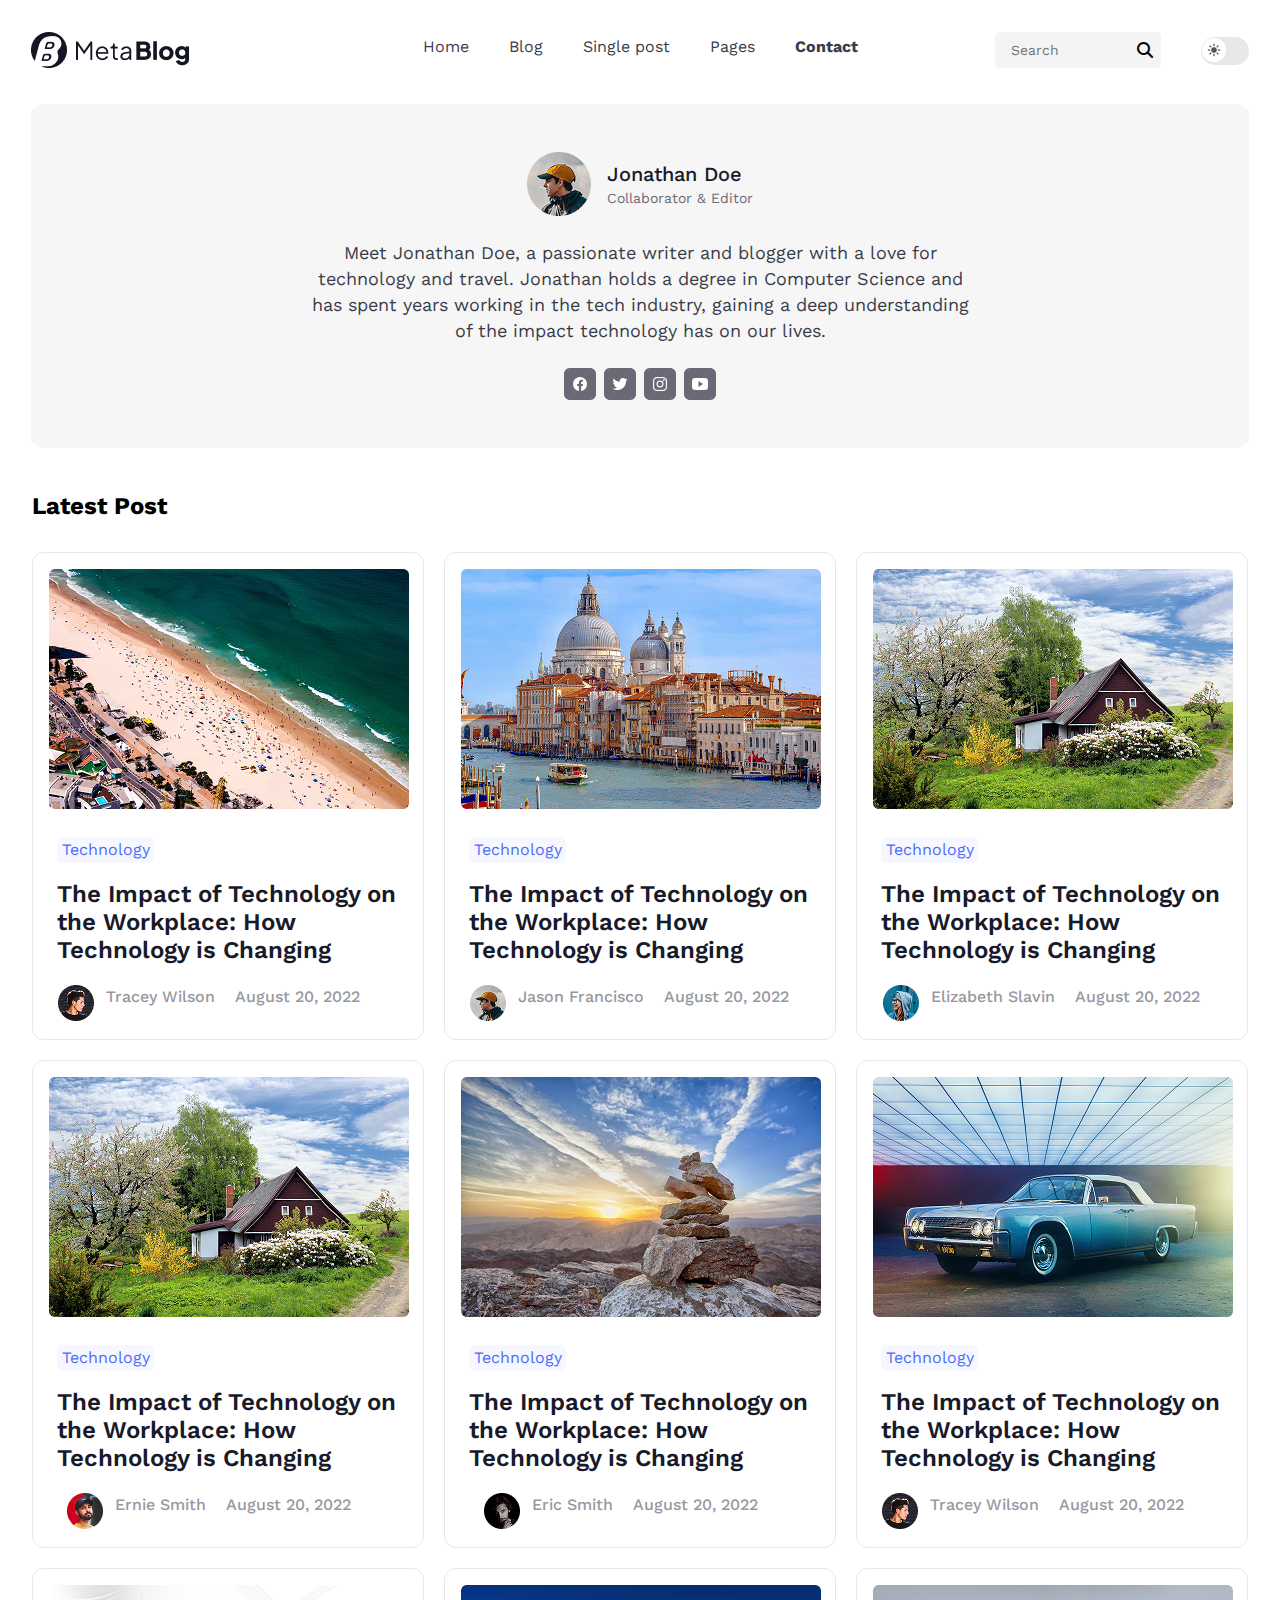
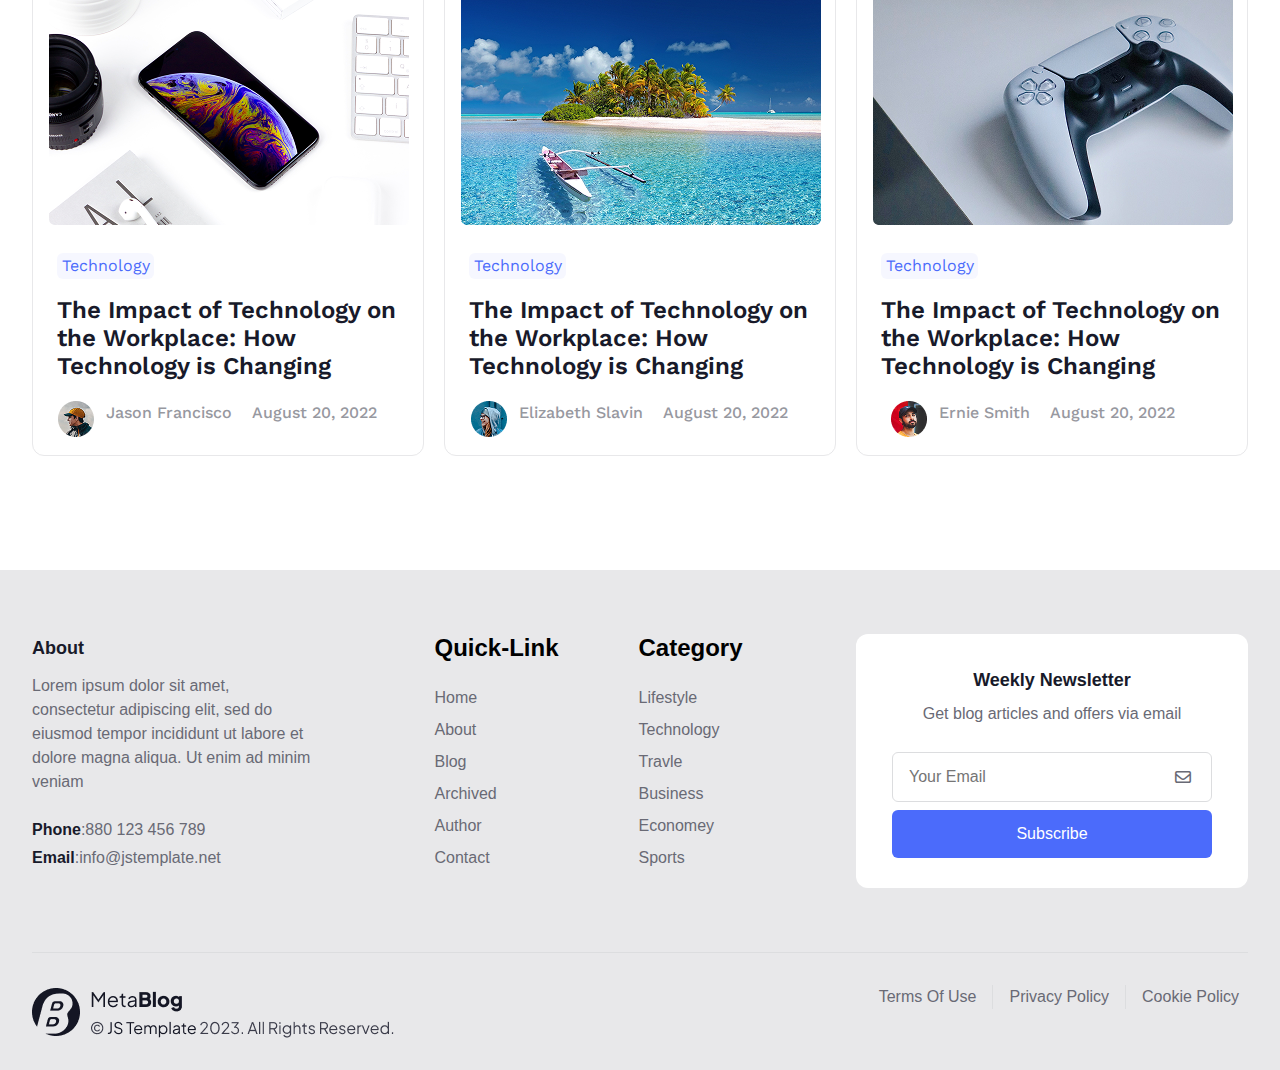
<file: contact.html>
<!DOCTYPE html>
<html lang="en">
  <head>
    <meta charset="UTF-8" />
    <meta name="viewport" content="width=device-width, initial-scale=1.0" />
    <title>Document</title>
    <link rel="stylesheet" href="css/contactt.css" />
    <!-- Render All Elements Normally -->
    <link rel="stylesheet" href="css/normalize.css" />
    <title>firist template</title>
    <!-- font awesome libirary -->
    <link rel="stylesheet" href="css/all.min.css" />
    <!-- google fonts -->
    <link rel="preconnect" href="https://fonts.googleapis.com" />
    <link rel="preconnect" href="https://fonts.gstatic.com" crossorigin />
    <link
      href="https://fonts.googleapis.com/css2?family=Work+Sans:ital,wght@0,100..900;1,100..900&display=swap"
      rel="stylesheet"
    />
  </head>
  <body>
    <!-- start header -->
    <header>
      <div class="container">
        <div class="head">
          <a href=""><img src="imags/Logo.png" alt="" class="logo" /></a>
          <nav>
            <div class="link">
              <ul>
                <li><a href="home.html" target="_blank">Home</a></li>
                <li><a href="#blog" target="_blank">Blog</a></li>
                <li>
                  <a href="singlepost.html" target="_blank">Single post</a>
                </li>
                <li><a href="#pages" target="_blank">Pages</a></li>
                <li><a href="contact.html" target="_blank">Contact</a></li>
              </ul>
            </div>
            <div class="srh">
              <div class="Search">
                <i class="fa-solid fa-magnifying-glass"></i>
                <input type="text" placeholder="Search" />
              </div>
              <div class="btn">
                <!-- <div class="theme-toggle">
      <input type="radio" id="light" name="theme" checked>
      <label for="light" onclick="document.documentElement.setAttribute('data-theme', 'light')">Light</label>
      <input type="radio" id="dark" name="theme">
      <label for="dark" onclick="document.documentElement.setAttribute('data-theme', 'dark')">Dark</label>
  </div> -->
                <div class="circl"><img src="imags/Vector.png" alt="" /></div>
              </div>
            </div>
          </nav>
        </div>
        <div class="contact">
          <div class="contant">
            <div class="acc">
              <img src="image3/Image.png" alt="" />
              <div class="txt">
                <h6>Jonathan Doe</h6>
                <p>Collaborator & Editor</p>
              </div>
            </div>
            <div class="text">
              Meet Jonathan Doe, a passionate writer and blogger with a love for
              technology and travel. Jonathan holds a degree in Computer Science
              and has spent years working in the tech industry, gaining a deep
              understanding of the impact technology has on our lives.
            </div>
            <div class="media">
              <ul>
                <li>
                  <a href="#facebook"
                    ><img src="image3/a-button.png" alt=""
                  /></a>
                </li>
                <li>
                  <a href="#twitre"
                    ><img src="image3/a-button (1).png" alt=""
                  /></a>
                </li>
                <li>
                  <a href="#instigram"
                    ><img src="image3/a-button (2).png" alt=""
                  /></a>
                </li>
                <li>
                  <a href="#youtube"
                    ><img src="image3/a-button (3).png" alt=""
                  /></a>
                </li>
              </ul>
            </div>
          </div>
        </div>
      </div>
    </header>
    <!-- end header -->
    <!-- start section -->
    <section>
      <div class="container">
        <!-- start latest post -->
        <div class="latest-post">
          <div class="title"><p>Latest Post</p></div>
          <div class="items">
            <div class="item">
              <div class="image">
                <img src="imags/Rectangle 38.png" alt="" />
              </div>
              <div class="cont">
                <div class="text">
                  <div class="type">Technology</div>
                  <h3>
                    The Impact of Technology on the Workplace: How Technology is
                    Changing
                  </h3>
                </div>
                <div class="acc">
                  <div class="name">
                    <img src="imags/acc1.png" alt="" />
                    <p>Tracey Wilson</p>
                  </div>
                  <div class="date">August 20, 2022</div>
                </div>
              </div>
            </div>
            <div class="item">
              <div class="image">
                <img src="imags/Rectangle 39.png" alt="" />
              </div>
              <div class="cont">
                <div class="text">
                  <div class="type">Technology</div>
                  <h3>
                    The Impact of Technology on the Workplace: How Technology is
                    Changing
                  </h3>
                </div>
                <div class="acc">
                  <div class="name">
                    <img src="imags/acc2.png" alt="" />
                    <p>Jason Francisco</p>
                  </div>
                  <div class="date">August 20, 2022</div>
                </div>
              </div>
            </div>
            <div class="item">
              <div class="image">
                <img src="imags/Rectangle 40.png" alt="" />
              </div>
              <div class="cont">
                <div class="text">
                  <div class="type">Technology</div>
                  <h3>
                    The Impact of Technology on the Workplace: How Technology is
                    Changing
                  </h3>
                </div>
                <div class="acc">
                  <div class="name">
                    <img src="imags/acc3.png" alt="" />
                    <p>Elizabeth Slavin</p>
                  </div>
                  <div class="date">August 20, 2022</div>
                </div>
              </div>
            </div>
            <div class="item">
              <div class="image"><img src="imags/Rectangle 41.png " /></div>
              <div class="cont">
                <div class="text">
                  <div class="type">Technology</div>
                  <h3>
                    The Impact of Technology on the Workplace: How Technology is
                    Changing
                  </h3>
                </div>
                <div class="acc">
                  <div class="name">
                    <img src="imags/acc4.png" alt="" />
                    <p>Ernie Smith</p>
                  </div>
                  <div class="date">August 20, 2022</div>
                </div>
              </div>
            </div>
            <div class="item">
              <div class="image">
                <img src="imags/Rectangle 42.png" alt="" />
              </div>
              <div class="cont">
                <div class="text">
                  <div class="type">Technology</div>
                  <h3>
                    The Impact of Technology on the Workplace: How Technology is
                    Changing
                  </h3>
                </div>
                <div class="acc">
                  <div class="name">
                    <img src="imags/acc5.png" alt="" />
                    <p>Eric Smith</p>
                  </div>
                  <div class="date">August 20, 2022</div>
                </div>
              </div>
            </div>
            <div class="item">
              <div class="image">
                <img src="imags/Rectangle 43.png" alt="" />
              </div>
              <div class="cont">
                <div class="text">
                  <div class="type">Technology</div>
                  <h3>
                    The Impact of Technology on the Workplace: How Technology is
                    Changing
                  </h3>
                </div>
                <div class="acc">
                  <div class="name">
                    <img src="imags/acc1.png" alt="" />
                    <p>Tracey Wilson</p>
                  </div>
                  <div class="date">August 20, 2022</div>
                </div>
              </div>
            </div>
            <div class="item">
              <div class="image">
                <img src="imags/Rectangle 44.png" alt="" />
              </div>
              <div class="cont">
                <div class="text">
                  <div class="type">Technology</div>
                  <h3>
                    The Impact of Technology on the Workplace: How Technology is
                    Changing
                  </h3>
                </div>
                <div class="acc">
                  <div class="name">
                    <img src="imags/acc2.png" alt="" />
                    <p>Jason Francisco</p>
                  </div>
                  <div class="date">August 20, 2022</div>
                </div>
              </div>
            </div>
            <div class="item">
              <div class="image">
                <img src="imags/Rectangle 45.png" alt="" />
              </div>
              <div class="cont">
                <div class="text">
                  <div class="type">Technology</div>
                  <h3>
                    The Impact of Technology on the Workplace: How Technology is
                    Changing
                  </h3>
                </div>
                <div class="acc">
                  <div class="name">
                    <img src="imags/acc3.png" alt="" />
                    <p>Elizabeth Slavin</p>
                  </div>
                  <div class="date">August 20, 2022</div>
                </div>
              </div>
            </div>
            <div class="item">
              <div class="image">
                <img src="imags/Rectangle 46.png" alt="" />
              </div>
              <div class="cont">
                <div class="text">
                  <div class="type">Technology</div>
                  <h3>
                    The Impact of Technology on the Workplace: How Technology is
                    Changing
                  </h3>
                </div>
                <div class="acc">
                  <div class="name">
                    <img src="imags/acc4.png" alt="" />
                    <p>Ernie Smith</p>
                  </div>
                  <div class="date">August 20, 2022</div>
                </div>
              </div>
            </div>
          </div>
        </div>
        <!-- end latest post -->
      </div>
    </section>
    <!-- end section -->

    <!-- start footer -->
    <footer>
      <div class="container">
        <div class="elments">
          <div class="about">
            <div class="head">
              <h3>About</h3>
              <p>
                Lorem ipsum dolor sit amet, consectetur adipiscing elit, sed do
                eiusmod tempor incididunt ut labore et dolore magna aliqua. Ut
                enim ad minim veniam
              </p>
            </div>
            <div class="num">
              <p><span class="contact">Phone</span>:880 123 456 789</p>

              <p><span class="contact">Email</span>:info@jstemplate.net</p>
            </div>
          </div>
          <div class="category">
            <div class="list">
              <h2>Quick-Link</h2>
              <ul>
                <li><a href="#">Home</a></li>
                <li><a href="#">About</a></li>
                <li><a href="#">Blog</a></li>
                <li><a href="#">Archived</a></li>
                <li><a href="#">Author</a></li>
                <li><a href="#">Contact</a></li>
              </ul>
            </div>
            <div class="list">
              <h2>Category</h2>
              <ul>
                <li><a href="#" target="_blank">Lifestyle</a></li>
                <li><a href="#" target="_blank">Technology</a></li>
                <li><a href="#" target="_blank">Travle</a></li>
                <li><a href="#" target="_blank">Business</a></li>
                <li><a href="#" target="_blank">Economey</a></li>
                <li><a href="#" target="_blank">Sports</a></li>
              </ul>
            </div>
          </div>
          <div class="email">
            <div class="text">
              <h3>Weekly Newsletter</h3>
              <p>Get blog articles and offers via email</p>
            </div>
            <div class="email-inp">
              <div class="input">
                <input type="email" placeholder="Your Email" />
                <i class="fa-regular fa-envelope"></i>
              </div>

              <div class="btn">
                <button type="submit">Subscribe</button>
              </div>
            </div>
          </div>
        </div>
        <div class="foot">
          <div class="logo"><img src="imags/Copyright Info.png" /></div>
          <div class="policy">
            <ul>
              <li><a href="#" target="_blank">Terms Of Use</a></li>
              <li><a href="#" target="_blank">Privacy Policy</a></li>
              <li><a href="#" target="_blank">Cookie Policy</a></li>
            </ul>
          </div>
        </div>
      </div>
    </footer>
    <!-- end footer -->
  </body>
</html>
</file>
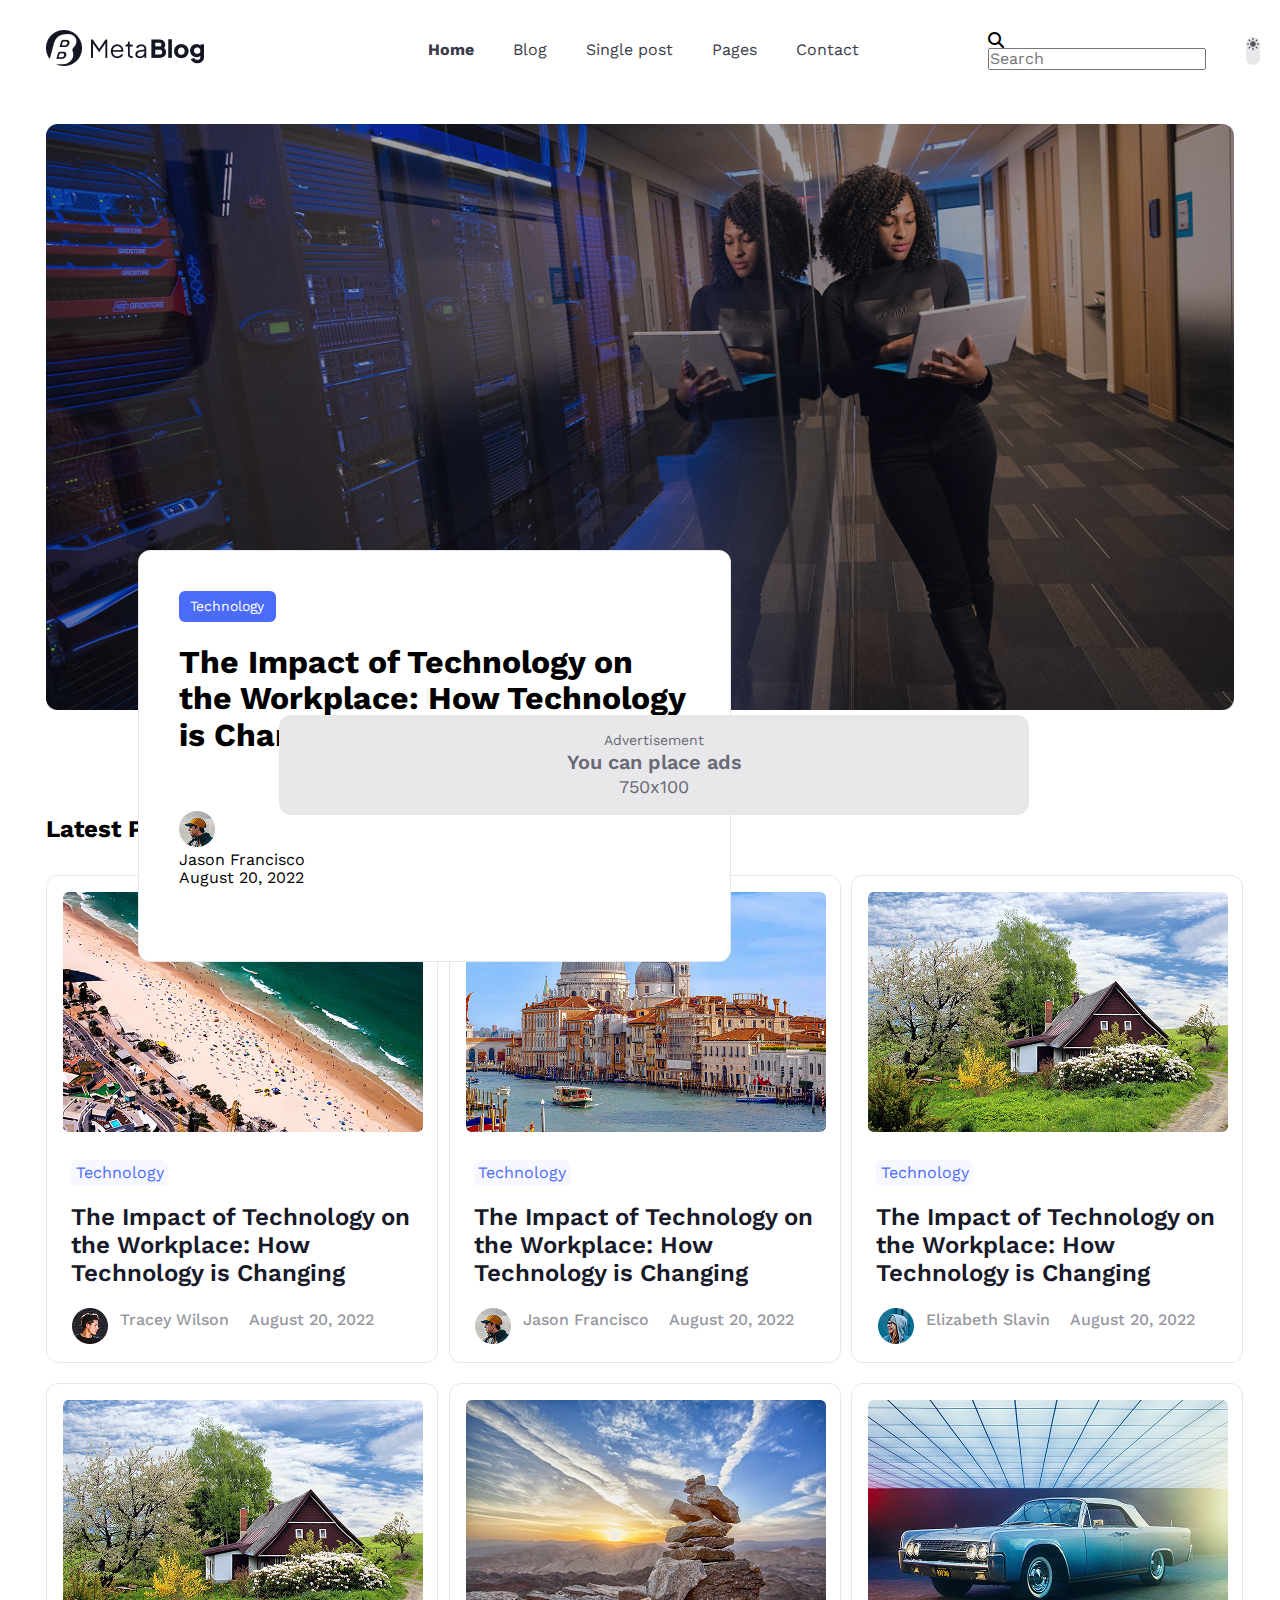
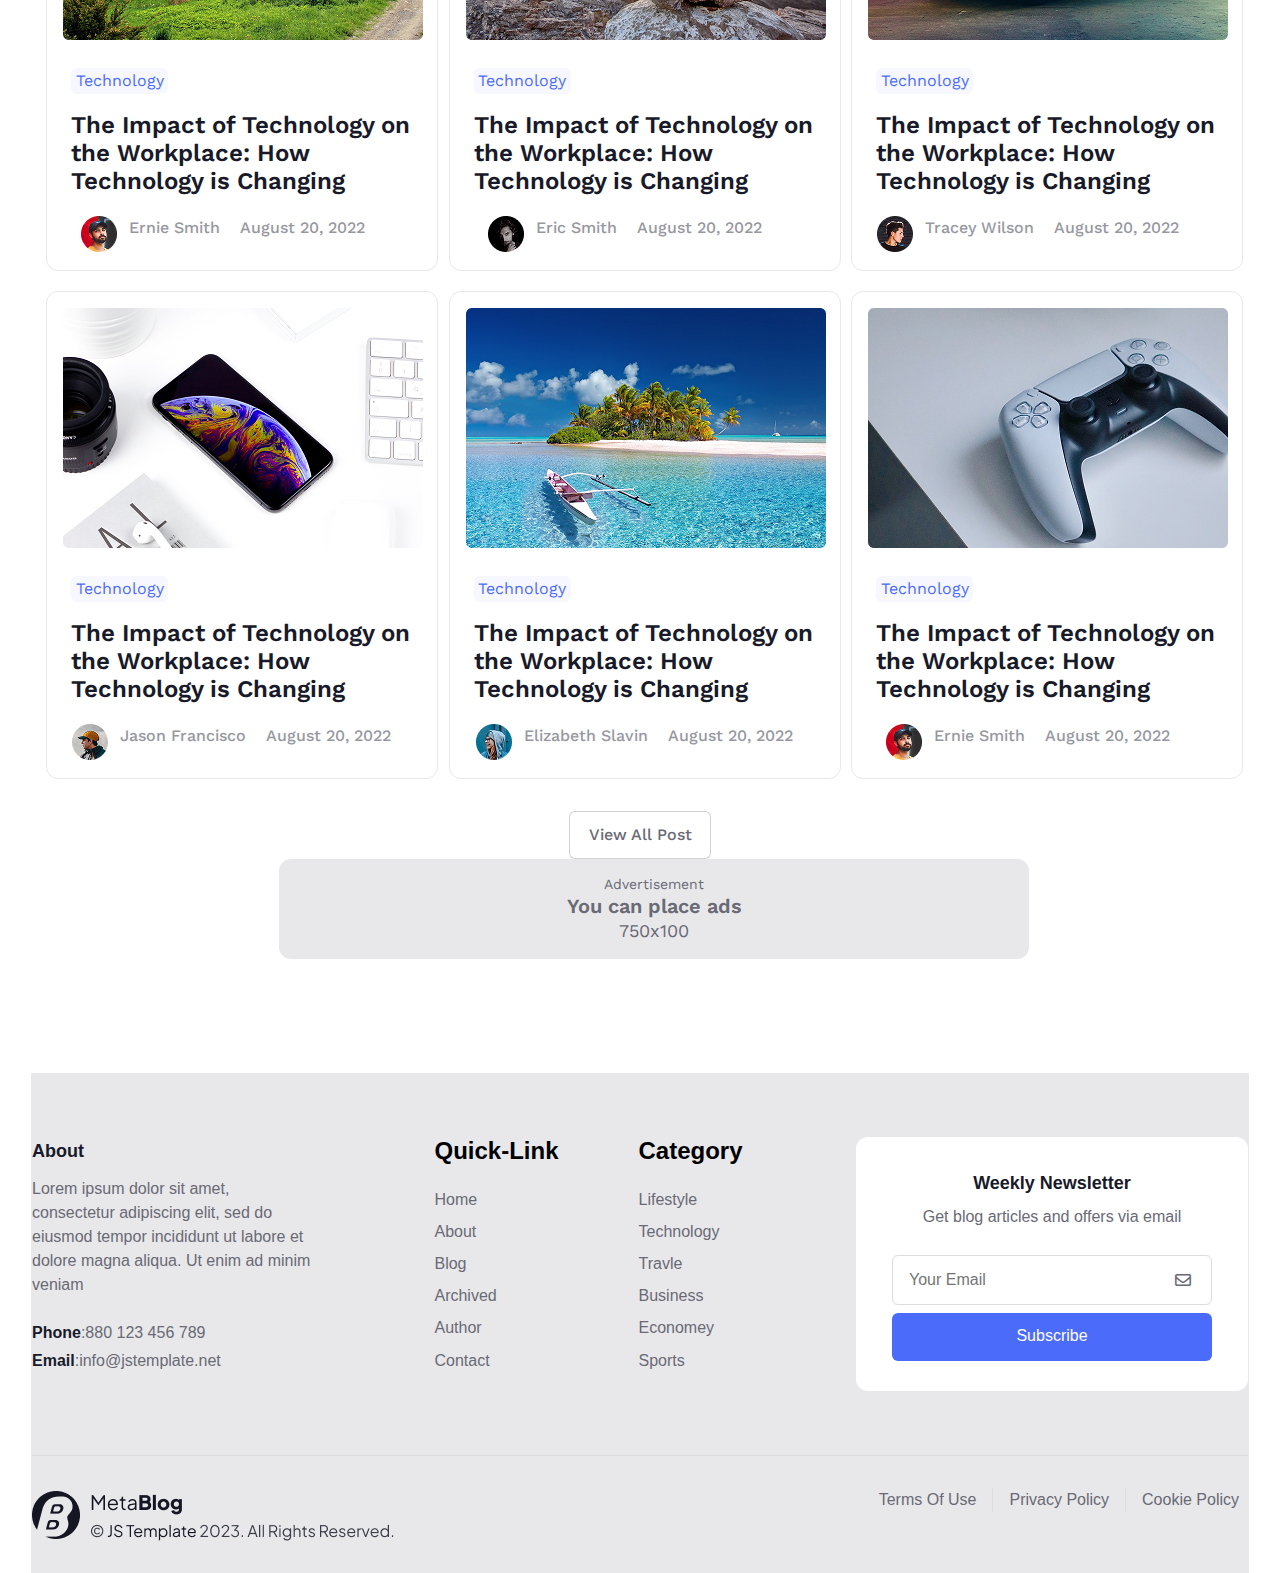
<file: home.html>
<!DOCTYPE html>
<html lang="en">
  <head>
    <meta charset="UTF-8" />
    <meta name="viewport" content="width=device-width, initial-scale=1.0" />
    <title>Home</title>
    <link rel="stylesheet" href="css/home.css" />
    <!-- Render All Elements Normally -->
    <link rel="stylesheet" href="css/normalize.css" />
    <title>firist template</title>
    <!-- font awesome libirary -->
    <link rel="stylesheet" href="css/all.min.css" />
    <!-- google fonts -->
    <link rel="preconnect" href="https://fonts.googleapis.com" />
    <link rel="preconnect" href="https://fonts.gstatic.com" crossorigin />
    <link
      href="https://fonts.googleapis.com/css2?family=Work+Sans:ital,wght@0,100..900;1,100..900&display=swap"
      rel="stylesheet"
    />
  </head>
  <body class="darkmood">
    <!-- start header -->
    <header>
      <div class="container">
        <a href=""><img src="imags/Logo.png" alt="" class="logo" /></a>
        <nav>
          <div class="link">
            <ul>
              <li><a href="home.html" target="_blank">Home</a></li>
              <li><a href="#blog" target="_blank">Blog</a></li>
              <li><a href="singlepost.html" target="_blank">Single post</a></li>
              <li><a href="#pages" target="_blank">Pages</a></li>
              <li><a href="contact.html" target="_blank">Contact</a></li>
            </ul>
          </div>
          <div class="srh">
            <div class="Search">
              <i class="fa-solid fa-magnifying-glass"></i>
              <input type="text" placeholder="Search" />
            </div>
            <div class="btn">
              <div class="circl"><img src="imags/Vector.png" alt="" /></div>
            </div>
          </div>
        </nav>
      </div>
    </header>
    <!-- end header -->
    <!-- start section -->

    <section>
      <div class="container">
        <!-- start head  -->
        <div class="head">
          <div class="image"><img src="imags/Image.png" alt="" /></div>
          <div class="card">
            <div class="text">
              <div class="type">Technology</div>
              <h1>
                The Impact of Technology on the Workplace: How Technology is
                Changing
              </h1>
            </div>
            <div class="acc">
              <div class="name">
                <img src="imags/acc2.png" alt="" />
                <p>Jason Francisco</p>
              </div>
              <div class="date"><p>August 20, 2022</p></div>
            </div>
          </div>
        </div>
        <!-- end head -->
        <!-- start ads -->
        <div class="ads">
          <div class="contant">
            <p>Advertisement</p>
            <h4>You can place ads</h4>
            <h6>750x100</h6>
          </div>
        </div>
        <!-- end ads -->
        <!-- start latest post -->
        <div class="latest-post">
          <div class="title"><p>Latest Post</p></div>
          <div class="items">
            <div class="item">
              <div class="image">
                <img src="imags/Rectangle 38.png" alt="" />
              </div>
              <div class="cont">
                <div class="text">
                  <div class="type">Technology</div>
                  <h3>
                    The Impact of Technology on the Workplace: How Technology is
                    Changing
                  </h3>
                </div>
                <div class="acc">
                  <div class="name">
                    <img src="imags/acc1.png" alt="" />
                    <p>Tracey Wilson</p>
                  </div>
                  <div class="date">August 20, 2022</div>
                </div>
              </div>
            </div>
            <div class="item">
              <div class="image">
                <img src="imags/Rectangle 39.png" alt="" />
              </div>
              <div class="cont">
                <div class="text">
                  <div class="type">Technology</div>
                  <h3>
                    The Impact of Technology on the Workplace: How Technology is
                    Changing
                  </h3>
                </div>
                <div class="acc">
                  <div class="name">
                    <img src="imags/acc2.png" alt="" />
                    <p>Jason Francisco</p>
                  </div>
                  <div class="date">August 20, 2022</div>
                </div>
              </div>
            </div>
            <div class="item">
              <div class="image">
                <img src="imags/Rectangle 40.png" alt="" />
              </div>
              <div class="cont">
                <div class="text">
                  <div class="type">Technology</div>
                  <h3>
                    The Impact of Technology on the Workplace: How Technology is
                    Changing
                  </h3>
                </div>
                <div class="acc">
                  <div class="name">
                    <img src="imags/acc3.png" alt="" />
                    <p>Elizabeth Slavin</p>
                  </div>
                  <div class="date">August 20, 2022</div>
                </div>
              </div>
            </div>
            <div class="item">
              <div class="image"><img src="imags/Rectangle 41.png " /></div>
              <div class="cont">
                <div class="text">
                  <div class="type">Technology</div>
                  <h3>
                    The Impact of Technology on the Workplace: How Technology is
                    Changing
                  </h3>
                </div>
                <div class="acc">
                  <div class="name">
                    <img src="imags/acc4.png" alt="" />
                    <p>Ernie Smith</p>
                  </div>
                  <div class="date">August 20, 2022</div>
                </div>
              </div>
            </div>
            <div class="item">
              <div class="image">
                <img src="imags/Rectangle 42.png" alt="" />
              </div>
              <div class="cont">
                <div class="text">
                  <div class="type">Technology</div>
                  <h3>
                    The Impact of Technology on the Workplace: How Technology is
                    Changing
                  </h3>
                </div>
                <div class="acc">
                  <div class="name">
                    <img src="imags/acc5.png" alt="" />
                    <p>Eric Smith</p>
                  </div>
                  <div class="date">August 20, 2022</div>
                </div>
              </div>
            </div>
            <div class="item">
              <div class="image">
                <img src="imags/Rectangle 43.png" alt="" />
              </div>
              <div class="cont">
                <div class="text">
                  <div class="type">Technology</div>
                  <h3>
                    The Impact of Technology on the Workplace: How Technology is
                    Changing
                  </h3>
                </div>
                <div class="acc">
                  <div class="name">
                    <img src="imags/acc1.png" alt="" />
                    <p>Tracey Wilson</p>
                  </div>
                  <div class="date">August 20, 2022</div>
                </div>
              </div>
            </div>
            <div class="item">
              <div class="image">
                <img src="imags/Rectangle 44.png" alt="" />
              </div>
              <div class="cont">
                <div class="text">
                  <div class="type">Technology</div>
                  <h3>
                    The Impact of Technology on the Workplace: How Technology is
                    Changing
                  </h3>
                </div>
                <div class="acc">
                  <div class="name">
                    <img src="imags/acc2.png" alt="" />
                    <p>Jason Francisco</p>
                  </div>
                  <div class="date">August 20, 2022</div>
                </div>
              </div>
            </div>
            <div class="item">
              <div class="image">
                <img src="imags/Rectangle 45.png" alt="" />
              </div>
              <div class="cont">
                <div class="text">
                  <div class="type">Technology</div>
                  <h3>
                    The Impact of Technology on the Workplace: How Technology is
                    Changing
                  </h3>
                </div>
                <div class="acc">
                  <div class="name">
                    <img src="imags/acc3.png" alt="" />
                    <p>Elizabeth Slavin</p>
                  </div>
                  <div class="date">August 20, 2022</div>
                </div>
              </div>
            </div>
            <div class="item">
              <div class="image">
                <img src="imags/Rectangle 46.png" alt="" />
              </div>
              <div class="cont">
                <div class="text">
                  <div class="type">Technology</div>
                  <h3>
                    The Impact of Technology on the Workplace: How Technology is
                    Changing
                  </h3>
                </div>
                <div class="acc">
                  <div class="name">
                    <img src="imags/acc4.png" alt="" />
                    <p>Ernie Smith</p>
                  </div>
                  <div class="date">August 20, 2022</div>
                </div>
              </div>
            </div>
          </div>
          <div class="view">
            <button>View All Post</button>
          </div>
        </div>
        <!-- end latest post -->
        <!-- start ads -->
        <div class="ads">
          <div class="contant">
            <p>Advertisement</p>
            <h4>You can place ads</h4>
            <h6>750x100</h6>
          </div>
        </div>
      </div>
    </section>
    <!-- end ads -->
    <!-- end section -->
    <!-- start footer -->
    <footer>
      <div class="container">
        <div class="elments">
          <div class="about">
            <div class="head">
              <h3>About</h3>
              <p>
                Lorem ipsum dolor sit amet, consectetur adipiscing elit, sed do
                eiusmod tempor incididunt ut labore et dolore magna aliqua. Ut
                enim ad minim veniam
              </p>
            </div>
            <div class="num">
              <div class="cont">
                <span class="contact">Phone</span>
                <p>:880 123 456 789</p>
              </div>
              <div class="cont">
                <span class="contact">Email</span>
                <p>:info@jstemplate.net</p>
              </div>
            </div>
          </div>
          <div class="category">
            <div class="list">
              <h2>Quick-Link</h2>
              <ul>
                <li><a href="#">Home</a></li>
                <li><a href="#">About</a></li>
                <li><a href="#">Blog</a></li>
                <li><a href="#">Archived</a></li>
                <li><a href="#">Author</a></li>
                <li><a href="#">Contact</a></li>
              </ul>
            </div>
            <div class="list">
              <h2>Category</h2>
              <ul>
                <li><a href="#" target="_blank">Lifestyle</a></li>
                <li><a href="#" target="_blank">Technology</a></li>
                <li><a href="#" target="_blank">Travle</a></li>
                <li><a href="#" target="_blank">Business</a></li>
                <li><a href="#" target="_blank">Economey</a></li>
                <li><a href="#" target="_blank">Sports</a></li>
              </ul>
            </div>
          </div>
          <div class="email">
            <div class="text">
              <h3>Weekly Newsletter</h3>
              <p>Get blog articles and offers via email</p>
            </div>
            <div class="email-inp">
              <div class="input">
                <input type="email" placeholder="Your Email" />
                <i class="fa-regular fa-envelope"></i>
              </div>

              <div class="btn">
                <button type="submit">Subscribe</button>
              </div>
            </div>
          </div>
        </div>
        <div class="foot">
          <div class="logo"><img src="imags/Copyright Info.png" /></div>
          <div class="policy">
            <ul>
              <li><a href="#" target="_blank">Terms Of Use</a></li>
              <li><a href="#" target="_blank">Privacy Policy</a></li>
              <li><a href="#" target="_blank">Cookie Policy</a></li>
            </ul>
          </div>
        </div>
      </div>
    </footer>
    <!-- end footer -->
  </body>
</html>
</file>
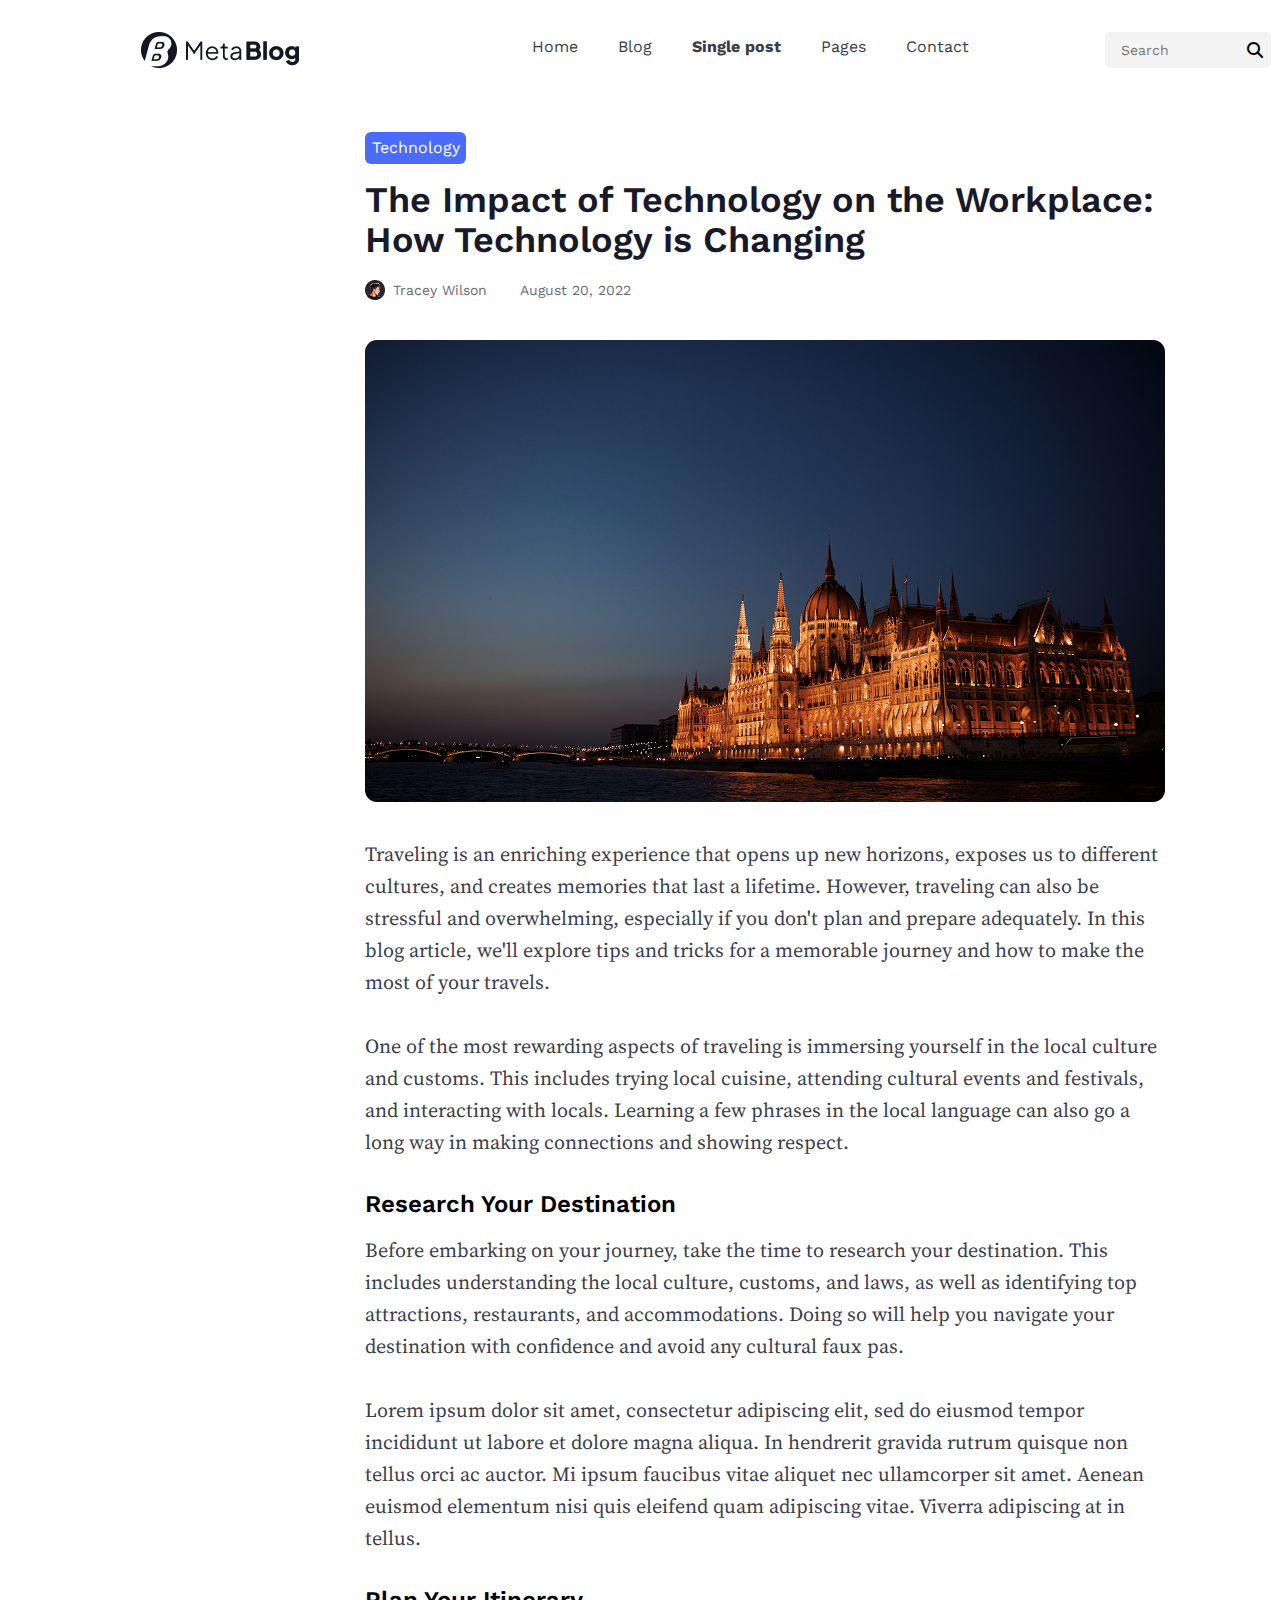
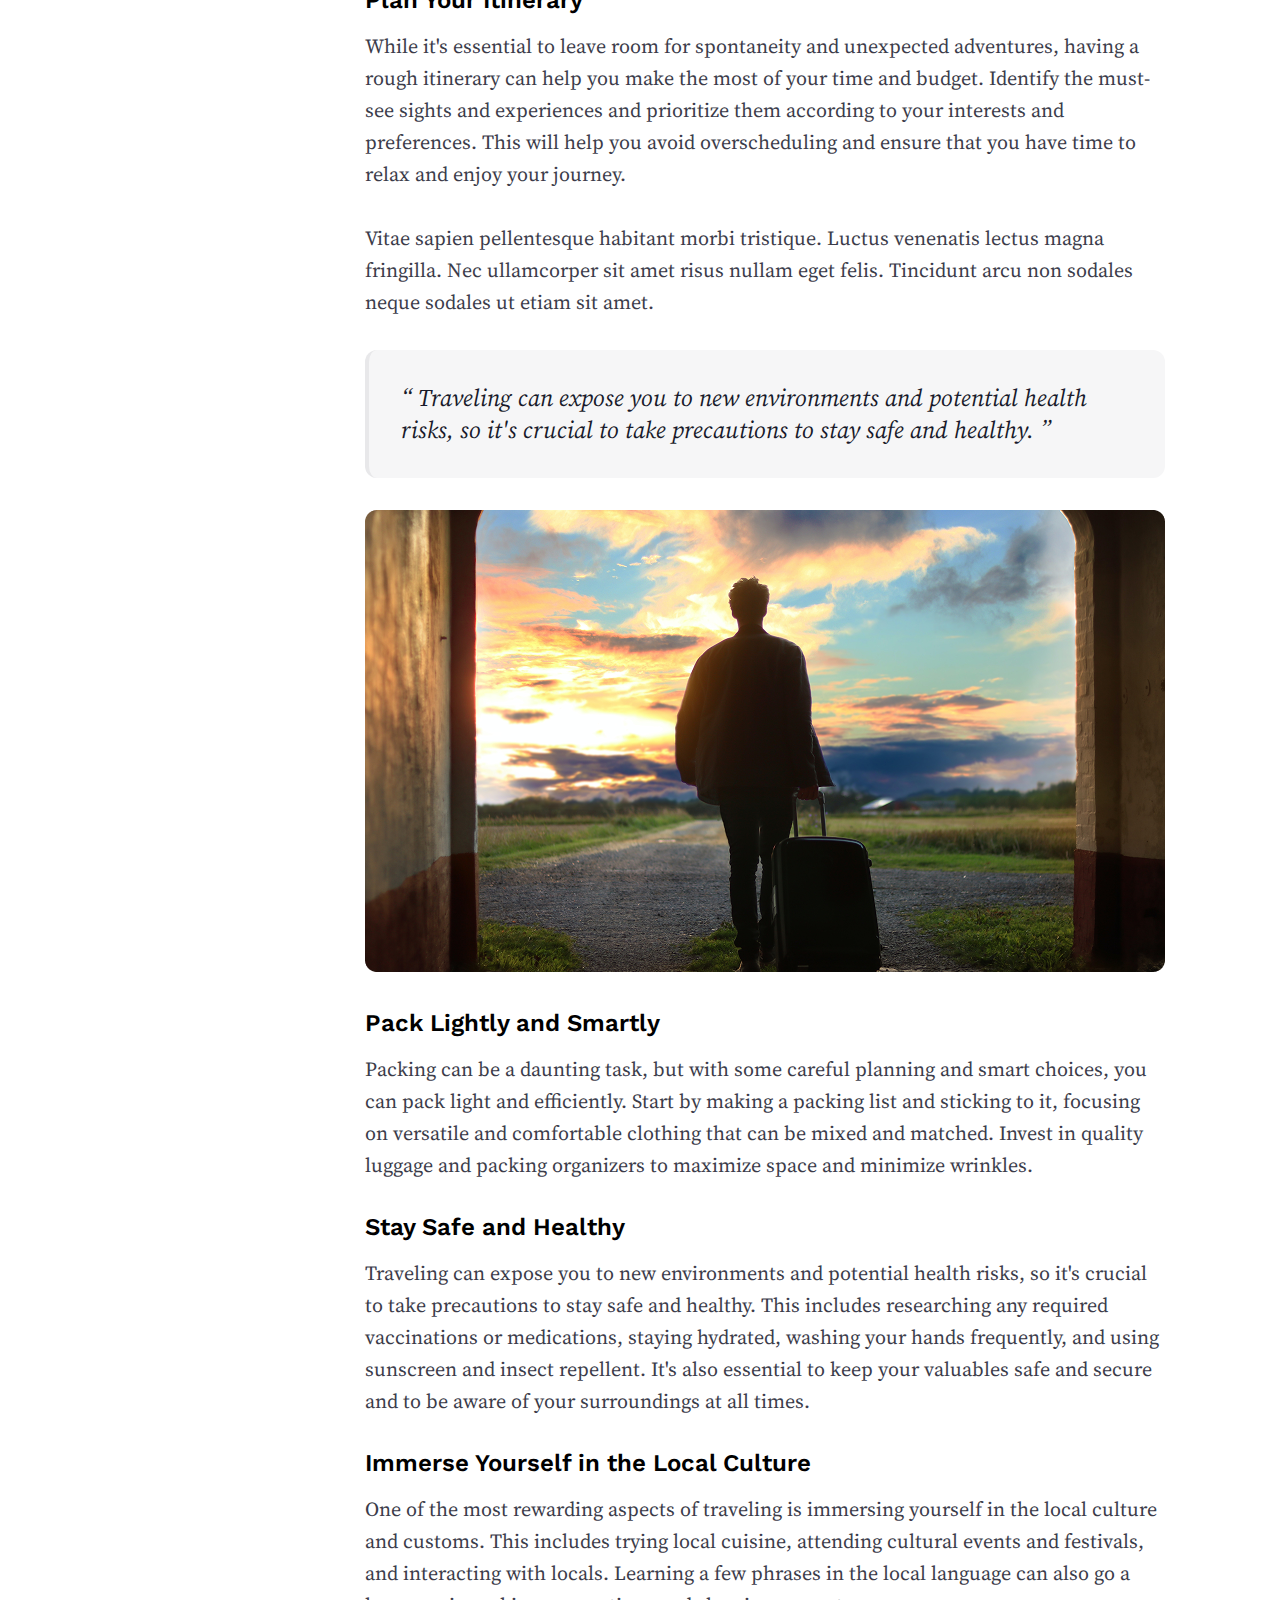
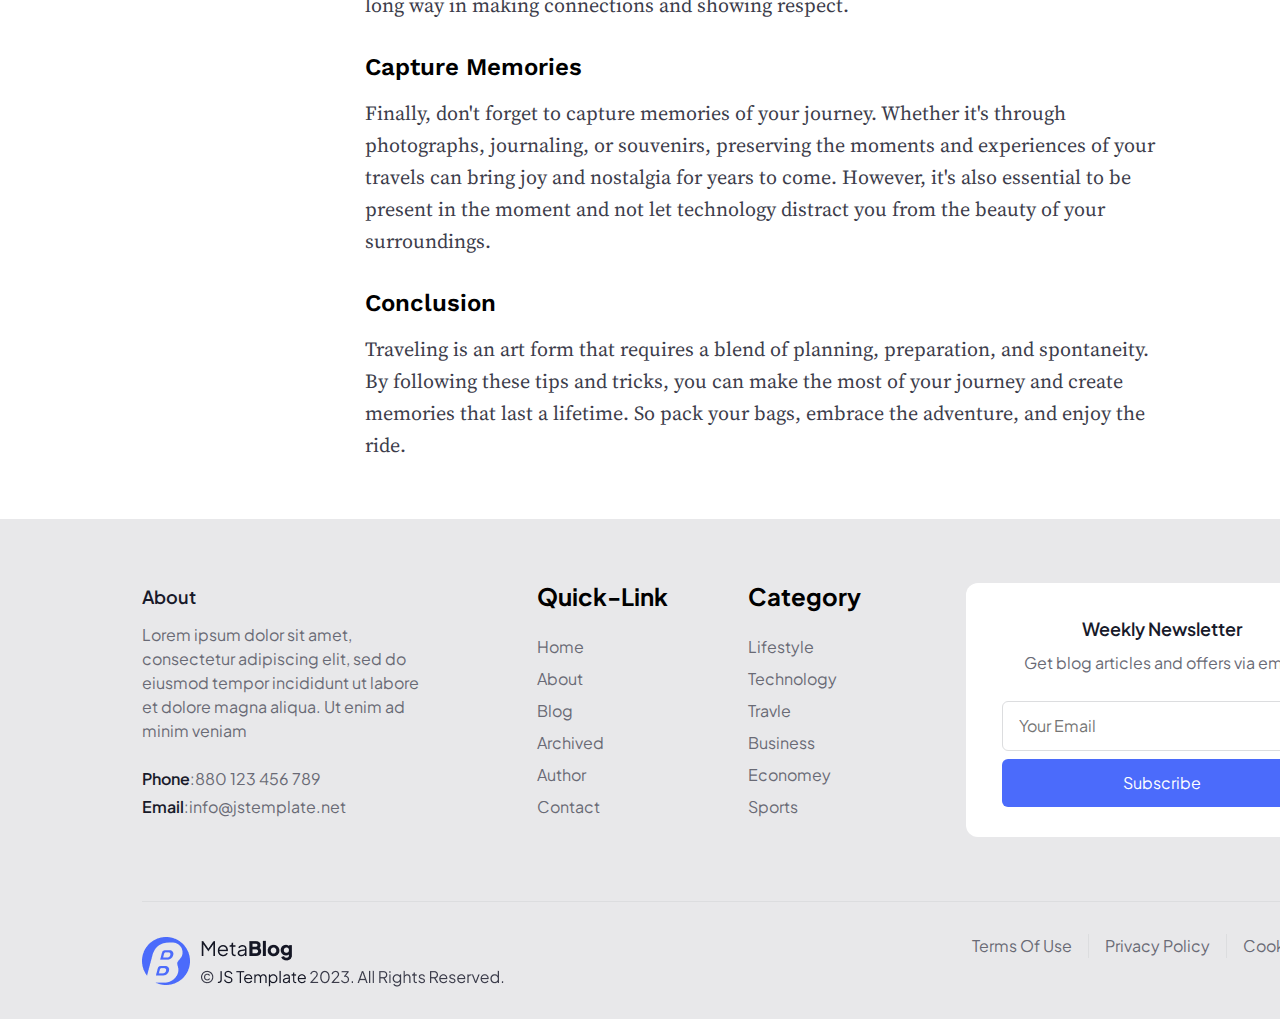
<file: singlepost.html>
<!DOCTYPE html>
<html lang="en">
  <head>
    <meta charset="UTF-8" />
    <meta name="viewport" content="width=device-width, initial-scale=1.0" />
    <title>Single Post</title>
    <link rel="stylesheet" href="css/single post.css" />
    <!-- Render All Elements Normally -->
    <link rel="stylesheet" href="css/normalize.css" />
    <title>firist template</title>
    <!-- font awesome libirary -->
    <link rel="stylesheet" href="css/all.min.css" />
    <!-- google fonts -->
    <link rel="preconnect" href="https://fonts.googleapis.com" />
    <link rel="preconnect" href="https://fonts.gstatic.com" crossorigin />
    <link
      href="https://fonts.googleapis.com/css2?family=Work+Sans:ital,wght@0,100..900;1,100..900&display=swap"
      rel="stylesheet"
    />
    <link rel="preconnect" href="https://fonts.googleapis.com" />
    <link rel="preconnect" href="https://fonts.gstatic.com" crossorigin />
    <link
      href="https://fonts.googleapis.com/css2?family=Open+Sans:ital,wght@0,300..800;1,300..800&family=Plus+Jakarta+Sans:ital,wght@0,200..800;1,200..800&family=Source+Serif+4:ital,opsz,wght@0,8..60,200..900;1,8..60,200..900&family=Work+Sans:ital,wght@0,100..900;1,100..900&display=swap"
      rel="stylesheet"
    />
  </head>
  <body>
    <!-- start header -->
    <header>
      <div class="container">
        <a href=""><img src="imags/Logo.png" alt="" class="logo" /></a>
        <nav>
          <div class="link">
            <ul>
              <li><a href="home.html" target="_blank">Home</a></li>
              <li><a href="#blog" target="_blank">Blog</a></li>
              <li><a href="singlepost.html" target="_blank">Single post</a></li>
              <li><a href="#pages" target="_blank">Pages</a></li>
              <li><a href="contact.html" target="_blank">Contact</a></li>
            </ul>
          </div>
          <div class="srh">
            <div class="Search">
              <i class="fa-solid fa-magnifying-glass"></i>
              <input type="text" placeholder="Search" />
            </div>
            <div class="btn">
              <div class="circl"><img src="imags/Vector.png" alt="" /></div>
            </div>
          </div>
        </nav>
      </div>
    </header>
    <!-- end header -->
    <!-- start section -->

    <section>
      <div class="container">
        <div class="text">
          <div class="Technology">
            <div class="type">Technology</div>
            <div class="txt">
              The Impact of Technology on the Workplace: How Technology is
              Changing
            </div>
          </div>
          <div class="acc">
            <div class="name">
              <img src="imags/acc1.png" alt="" />
              <p>Tracey Wilson</p>
            </div>
            <div class="date">August 20, 2022</div>
          </div>
        </div>
        <div class="image"><img src="image2/Image.png" alt="" /></div>
        <div class="pargarph">
          <p>
            Traveling is an enriching experience that opens up new horizons,
            exposes us to different cultures, and creates memories that last a
            lifetime. However, traveling can also be stressful and overwhelming,
            especially if you don't plan and prepare adequately. In this blog
            article, we'll explore tips and tricks for a memorable journey and
            how to make the most of your travels.
            <br />
            <br />
            One of the most rewarding aspects of traveling is immersing yourself
            in the local culture and customs. This includes trying local
            cuisine, attending cultural events and festivals, and interacting
            with locals. Learning a few phrases in the local language can also
            go a long way in making connections and showing respect.
          </p>
        </div>
        <div class="pargarph">
          <h3>Research Your Destination</h3>
          <p>
            Before embarking on your journey, take the time to research your
            destination. This includes understanding the local culture, customs,
            and laws, as well as identifying top attractions, restaurants, and
            accommodations. Doing so will help you navigate your destination
            with confidence and avoid any cultural faux pas.
            <br />
            <br />
            Lorem ipsum dolor sit amet, consectetur adipiscing elit, sed do
            eiusmod tempor incididunt ut labore et dolore magna aliqua. In
            hendrerit gravida rutrum quisque non tellus orci ac auctor. Mi ipsum
            faucibus vitae aliquet nec ullamcorper sit amet. Aenean euismod
            elementum nisi quis eleifend quam adipiscing vitae. Viverra
            adipiscing at in tellus.
          </p>
        </div>
        <div class="pargarph">
          <h3>Plan Your Itinerary</h3>
          <p>
            While it's essential to leave room for spontaneity and unexpected
            adventures, having a rough itinerary can help you make the most of
            your time and budget. Identify the must-see sights and experiences
            and prioritize them according to your interests and preferences.
            This will help you avoid overscheduling and ensure that you have
            time to relax and enjoy your journey.
            <br />
            <br />
            Vitae sapien pellentesque habitant morbi tristique. Luctus venenatis
            lectus magna fringilla. Nec ullamcorper sit amet risus nullam eget
            felis. Tincidunt arcu non sodales neque sodales ut etiam sit amet.
          </p>
        </div>
        <div class="italic">
          <p>
            “ Traveling can expose you to new environments and potential health
            risks, so it's crucial to take precautions to stay safe and healthy.
            ”
          </p>
        </div>
        <div class="image"><img src="image2/Image2.png" alt="" /></div>
        <div class="pargarph">
          <h3>Pack Lightly and Smartly</h3>
          <p>
            Packing can be a daunting task, but with some careful planning and
            smart choices, you can pack light and efficiently. Start by making a
            packing list and sticking to it, focusing on versatile and
            comfortable clothing that can be mixed and matched. Invest in
            quality luggage and packing organizers to maximize space and
            minimize wrinkles.
          </p>
        </div>
        <div class="pargarph">
          <h3>Stay Safe and Healthy</h3>
          <p>
            Traveling can expose you to new environments and potential health
            risks, so it's crucial to take precautions to stay safe and healthy.
            This includes researching any required vaccinations or medications,
            staying hydrated, washing your hands frequently, and using sunscreen
            and insect repellent. It's also essential to keep your valuables
            safe and secure and to be aware of your surroundings at all times.
          </p>
        </div>
        <div class="pargarph">
          <h3>Immerse Yourself in the Local Culture</h3>
          <p>
            One of the most rewarding aspects of traveling is immersing yourself
            in the local culture and customs. This includes trying local
            cuisine, attending cultural events and festivals, and interacting
            with locals. Learning a few phrases in the local language can also
            go a long way in making connections and showing respect.
          </p>
        </div>
        <div class="pargarph">
          <h3>Capture Memories</h3>
          <p>
            Finally, don't forget to capture memories of your journey. Whether
            it's through photographs, journaling, or souvenirs, preserving the
            moments and experiences of your travels can bring joy and nostalgia
            for years to come. However, it's also essential to be present in the
            moment and not let technology distract you from the beauty of your
            surroundings.
          </p>
        </div>
        <div class="pargarph">
          <h3>Conclusion</h3>
          <p>
            Traveling is an art form that requires a blend of planning,
            preparation, and spontaneity. By following these tips and tricks,
            you can make the most of your journey and create memories that last
            a lifetime. So pack your bags, embrace the adventure, and enjoy the
            ride.
          </p>
        </div>
      </div>
    </section>
    <!-- start section -->
    <!-- start footer -->
    <footer>
      <div class="container">
        <div class="elments">
          <div class="about">
            <div class="head">
              <h3>About</h3>
              <p>
                Lorem ipsum dolor sit amet, consectetur adipiscing elit, sed do
                eiusmod tempor incididunt ut labore et dolore magna aliqua. Ut
                enim ad minim veniam
              </p>
            </div>
            <div class="num">
              <p><span class="contact">Phone</span>:880 123 456 789</p>

              <p><span class="contact">Email</span>:info@jstemplate.net</p>
            </div>
          </div>
          <div class="category">
            <div class="list">
              <h2>Quick-Link</h2>
              <ul>
                <li><a href="#">Home</a></li>
                <li><a href="#">About</a></li>
                <li><a href="#">Blog</a></li>
                <li><a href="#">Archived</a></li>
                <li><a href="#">Author</a></li>
                <li><a href="#">Contact</a></li>
              </ul>
            </div>
            <div class="list">
              <h2>Category</h2>
              <ul>
                <li><a href="#" target="_blank">Lifestyle</a></li>
                <li><a href="#" target="_blank">Technology</a></li>
                <li><a href="#" target="_blank">Travle</a></li>
                <li><a href="#" target="_blank">Business</a></li>
                <li><a href="#" target="_blank">Economey</a></li>
                <li><a href="#" target="_blank">Sports</a></li>
              </ul>
            </div>
          </div>
          <div class="email">
            <div class="text">
              <h3>Weekly Newsletter</h3>
              <p>Get blog articles and offers via email</p>
            </div>
            <div class="email-inp">
              <div class="input">
                <input type="email" placeholder="Your Email" />
                <i class="fa-regular fa-envelope"></i>
              </div>

              <div class="btn">
                <button type="submit">Subscribe</button>
              </div>
            </div>
          </div>
        </div>
        <div class="foot">
          <div class="logo"><img src="image2/Copyright Info.png" /></div>
          <div class="policy">
            <ul>
              <li><a href="#" target="_blank">Terms Of Use</a></li>
              <li><a href="#" target="_blank">Privacy Policy</a></li>
              <li><a href="#" target="_blank">Cookie Policy</a></li>
            </ul>
          </div>
        </div>
      </div>
    </footer>
    <!-- end footer -->
  </body>
</html>
</file>
<file: css/contactt.css>
/* start global */
*{
    -webkit-box-sizing: border-box;
    -moz-box-sizing: border-box;
    box-sizing: border-box;
    padding: 0;
    margin: 0;
}
body{
    display: grid;
    gap: 24px;
    font-family: "Work Sans", sans-serif;
}
html{
    scroll-behavior: smooth;
}
.container{
   
    padding-left: 15px;
    padding-right: 15px;
    margin-left: auto;
    margin-right: auto;
}
a{
    text-decoration: none;
}

ul{
    list-style: none;
}
/* small */
@media screen and(min-width:768px) {
    body{
        width: 760px;
    }
    .container{
        width: 740px;
    }  
}

/* medium */
@media screen and(min-width:992px) {
    body{width: 980px;
    }
    .container{
        width: 960px;
    }  
}

/* large */
@media screen and(min-width:1200px) {
    body{
        width: 1190px;
    }
    .container{
        width: 1130px;
    }  
}
/* end global */
/* start header */
header{
    height: 468px;
    display: grid;
    gap: 24px;
}
 header .container .head{
    justify-content: center;
    display: flex;
    gap: 118px;
    padding-top: 32px;
    padding-bottom: 32px;
}
header .head nav{
    width: 942px;
    height: 36px;
    display: flex;
    gap: 21px;
}

header .head nav .link ul
{
    width: 667px;
    height: 24px;
    gap: 40px;
    display: flex;
    justify-content: center;
    align-items: flex-end;
    
}
header .head .link ul li a{
    gap: 4px;
    font-weight: 400;
    font-size: 16px;
    color: #3B3C4A;
}
header .head .link ul li:nth-child(5) a{
    font-weight: 700;
    font-size: 16px;
}
header .head .srh .Search i{ 
    position: absolute;
    width: 16px;
    height: 16px;
    top: 10px;
    left: 142px;
}
header .head .srh{
    position: relative;
    display: flex;
    width: 254px;
    height: 36px;
    gap: 40px;
}
header .head .srh .Search{
    width: 166px;
    height: 36px;
    border-radius: 5px;
    padding: 8px;
    padding-left: 16px;
    gap: 12px;
    align-items: center;
    border: none;
    background-color: #F4F4F5;
}
header .head .srh .Search input{
    position: absolute;
    bottom: 8px;
    width: 114px;
    height: 20px;
    font-weight: 400;
    font-size: 14px;
    line-height: 20px;
    letter-spacing: 0%;
    outline: none;
    border: none;  
    background-color: #F4F4F5;  

}
header .head .srh .btn {
    margin-top: 5px;
    width: 48px;
    height: 28px;
    top: 8px;
    left: 20px;
    border-radius: 100px;
    background-color: #E8E8EA;
    transition: .3s;
}
header .head .srh .btn .circl{
    position: relative;
    width: 24px;
    height: 24px;
 margin: 1px;
    border-radius: 100px;
    padding: 5px;
    gap: 10px;
    background-color: #FFFFFF;
    transition: .3s;
}
header .head .srh .btn .circl:active
{
    margin-left:22px ;
}
header .contact{
    height: 344px;
    border-radius: 12px;
    padding: 48px;
    display: grid;
    gap: 10px;
    background-color: #F6F6F7;
    justify-content: center;
}
header .contact .contant{
    width: 668px;
    height: 248px;
    display: grid;
    gap: 24px;
    justify-content: center;

}
header .contact .contant .acc{
    height: 64px;
    display: flex;
    gap: 16px;
    align-items: center;
    justify-content: center;
}
header .contact .contant .acc .txt{
height: 48px;
}
header .contact .contant .acc .txt h6{
font-weight: 500;
font-size: 20px;
line-height: 28px;
color: #181A2A;
}
header .contact .contant .acc .txt p{
    font-weight: 400;
    font-size: 14px;
    line-height: 20px;
    color: #696A75;
} 
header .contact .text{
    font-weight: 400;
    font-size: 18px;
    line-height: 26px;
    text-align: center;
    color:#3B3C4A ;
}
header .contact .media{
    justify-content: center;
    display: flex;
}
header .contact .media ul{
    width: 152px;
    display: flex;
    gap: 8px;
}
/* end header */
/* start section */

section .container{
    display: grid;
    gap: 80px;
    justify-content: center;
}

/* start latest-post */
section .latest-post{
    width: 1216px;
    height: 1564px;
    display: grid;
    gap: 32px;
}
section .latest-post .title{
    height: 28px;
}
section .latest-post .title p{
    font-weight: 700;
    font-size: 24px;
    line-height: 28px;
}
section .latest-post .items{
    
    display: grid;
    gap: 20px;
    grid-template-columns:repeat(auto-fill , minmax(300px,1fr)) ;
}
section .latest-post .items .item{
    width: 392px;
    height: 488px;
    border-radius: 12px;
    border: 1px solid #E8E8EA;
    padding: 16px;
    display: grid;
    gap: 16px;
}
section .latest-post .item .cont{
    width: 360px;
    height: 200px;
    padding: 8px;
    display: grid;
    gap: 20px;
}
section .latest-post .item .text{
    width: 344px;
    height: 128px;
    display: grid;
    gap: 16px;
}
section .latest-post .item .text .type{
    width: 97px;
    height: 26px;
    border-radius: 6px;
    display: flex;
    justify-content: center;
    align-items: center;
    color: #4B6BFB;
    background-color: #4B6BFB0D;
}

section .latest-post .item .text h3{
font-weight: 600;
font-size: 24px;
line-height: 28px;
color: #181A2A;
}
section .latest-post .items .item  .cont  .acc{
    width: 303px;
    height: 36px;
    display: flex;
    gap: 20px;
    font-weight: 500;
    font-size: 16px;
    line-height: 24px;
    color: #97989F;
    text-align: center;
    justify-content: center;

}
section .latest-post .items .item:nth-child(2)  .cont  .acc,
section .latest-post .items .item:nth-child(3)  .cont  .acc,
section .latest-post .items .item:nth-child(7)  .cont  .acc,
section .latest-post .items .item:nth-child(8)  .cont  .acc{
    width: 321px;
}
section .latest-post .item  .cont .acc .name{
display: flex;
gap: 12px;
} 
/* end section */

/* start footer */
footer{
    margin-top: 90px;
    height: 500px;
    background-color: #E8E8EA;
    font-family: "Plus Jakarta Sans", sans-serif;
}
footer .container{
    display: grid;
    gap: 64px;
    padding-top:64px ;
    justify-content: center;
    align-items: center;
}
footer .elments{
    height: 254px;
    display: flex;
    gap: 20px;
}

footer a , footer p
 {
    font-weight: 400px;
    font-size: 16px;
    line-height: 24px;
    letter-spacing: 0%;
    color: #696A75;
}

footer h3{
    font-weight: 600;
    font-size: 18px;
    line-height: 28px;
    letter-spacing: 0%;
    color: #181A2A;
}

footer .about{
    width: 289px;
    height: 236px;
    display: grid;
    gap: 24px;
}
footer .about .head{
    width: 280px;
    height: 160px;
    display: grid;
    gap: 12px;
}
footer .about .num
{   width: 208px;
    height: 52px;
    display: grid;
    gap: 4px;
}

footer .about .num span{
    font-weight: 600;
    font-size: 16px;
    line-height: 24px;
    color: #181A2A;
}
footer .container .category{
    width: 495px;
    height: 236px;
    display: flex;
    justify-content: center;
    gap: 80px;
}
footer .container .category .list{
    display: grid;
    gap: 24px;
}
footer .category .list ul{
    display: grid;
    gap: 8px;
}
footer .email{
    width: 392px;
    height: 254px;
    border-radius: 12px;
    padding: 32px;
    display: grid;
    gap: 30px;
    background-color: #FFFFFF;
    justify-content: center;
}
footer .container .email .text{
    height: 56px;
    display: grid;
    gap: 8px;
    justify-content: center;
}
footer .container .email .text p,
footer .container .email .text h3{
    display: flex;
    justify-content: center;
}
footer .container .email .email-inp{
    width: 320px;
    height: 104px;
    display: grid;
    gap: 8px;

}
footer .container .email .input{
    display: flex;
    gap: 8px;
    border-radius: 6px;
    border: 1px solid #DCDDDF;
    padding: 12px 16px;
    align-items: center;

}
footer .container .email input{
    width: 258px;
    height: 24px;
    outline: none;
    border: none;display: flex;
}
footer .container .email i{
    color: #696A75;
}
footer .container .email .email-inp .btn button{
    width: 320px;
    height: 48px;
    border-radius: 6px;
    padding: 12px 20px;
    background-color: #4B6BFB;
    color: #FFFFFF;
    outline: none;
    border: none;
} 

footer .foot {
    width: 1216px;
    height: 118px;
    padding-top: 32px;
    border-top: 1px solid #DCDDDF;
    display: flex;
    gap: 64px ;

}
footer .foot .policy{
    width: 780px;
    height: 24px;
}
footer .foot .policy ul{
    display: flex;
    gap: 16px;
    justify-content: flex-end;

}
footer .foot ul li:not(:first-child){
    padding-left: 16px;
    border-left: 1px solid #DCDDDF;
}
/* end footer */
</file>
<file: css/home.css>
/* start global */
:root {
  --bg-coloer: hsl(0, 0%, 100%);
  --text-coloer: #181a2a;
  --primary-coloer: #e8e8ea;
  --secondry-coloer: #3b3c4a;
}
[data="dark"] {
  --bg-coloer: #181a2a;
  --text-coloer: #ffffff;
  --primary-coloer: #4b6bfb;
  --secondry-coloer: #242535;
}
* {
  -webkit-box-sizing: border-box;
  -moz-box-sizing: border-box;
  box-sizing: border-box;
  padding: 0;
  margin: 0;
}
body {
  display: grid;
  gap: 24px;
  justify-content: center;
  font-family: "Work Sans", sans-serif;
  background-color: var(--bg-coloer);
}

html {
  scroll-behavior: smooth;
}
.container {
  margin: 0 auto;
  padding: 0 20px;
  padding-left: 15px;
  padding-right: 15px;
  margin-left: auto;
  margin-right: auto;
}
a {
  text-decoration: none;
}

ul {
  list-style: none;
}

@media screen and (min-width: 1025px) {
  .container {
    width: 1218px;
  }
}

/* للأجهزة المتوسطة (تابلت) */
@media screen and (min-width: 770px) and (max-width: 1024px) {
  .container {
    width: 1020px;
  }
}

/* للأجهزة الصغيرة (موبايل) */
@media screen and (max-width: 767px) {
  .container {
    width: 766px;
  }
}
/* end global */
/* start header */
header {
  height: 100px;
  display: grid;
  align-items: center;
}

header .container {
  width: 100%;
  display: flex;
  height: 36px;
  align-items: center;
  gap: 9.7%;
}
header .container nav {
  width: 77.33%;
  display: flex;
  gap: 2.22%;
  justify-content: center;
  align-items: center;
}
header .container nav .link {
  width: 70.8%;
  justify-content: center;
}

header .container nav .link ul {
  width: 100%;
  display: flex;
  gap: 6%;
  align-items: center;
  justify-content: center;
}
header .container nav .link ul li a {
  color: var(--secondry-coloer);
  font-weight: 400px;
  font-size: 16px;
  line-height: 24px;
}
header .container nav .link ul li:first-child a {
  font-weight: 700;
}
body[data="dark"] header .container nav .link ul li a {
  color: var(--text-coloer);
  font-weight: 400px;
  font-size: 16px;
  line-height: 24px;
}
body[data="dark"] header .container nav .link ul li:first-child a {
  font-weight: 400;
}

header nav .link {
  display: flex;
  align-items: center;
}
header .container .srh {
  width: 26.9%;
  height: 36px;
  border-radius: 5px;
  display: flex;
  gap: 16.32%;
}
header .container .search {
  width: 65.35%;
  padding: 8px 8px 8px 16px;
  border-radius: 5px;
  background-color: var(--primary-coloer);
  display: flex;
  justify-content: space-between;
  align-items: center;
}
header .container .srh i {
  width: 9.6%;
  position: relative;
  display: flex;
  justify-content: flex-start;
}
header .container nav .srh .tx {
  border: none;
  outline: none;
  width: 68.6%;
  background-color: var(--primary-coloer);
}
body[data="dark"] header .container .search {
  background-color: var(--secondry-coloer);
}
body[data="dark"] header .container nav .srh .tx {
  background-color: var(--secondry-coloer);
}
header .srh .btn {
  margin-top: 5px;
  width: 18.89%;
  height: 28px;
  top: 8px;
  left: 20px;
  border-radius: 100px;
  background-color: var(--primary-coloer);
  transition: 0.3s;
}

#check {
  width: 100%;
  opacity: 0;
  position: relative;
  bottom: 25px;
  left: 6px;
}

header .srh .btn .custom {
  display: block;
  position: relative;
  width: 50%;
  height: 24px;
  margin: 1px;
  border-radius: 100px;
  gap: 10px;
  background-color: var(--primary-coloer);
  transition: 0.3s;
}
/*  end header */
/* start section */
section .container .head .image img {
  width: 100%;
}
section .container .head .card {
  width: 46.3%;
  height: 45.78%;
  background-color: var(--bg-coloer);
  position: absolute;
  display: grid;
  padding: 40px;
  gap: 4%;
  top: 61.1%;
  left: 10.8%;
  border-radius: 12px;
  border: 1px solid var(--primary-coloer);
}
section .container .head .card .text .type {
  width: 18.9%;
  height: 15.1%;
  border-radius: 6px;
  background-color: #4b6bfb;
  color: #ffffff;
  display: flex;
  align-items: center;
  justify-content: center;
  font-weight: 400;
  font-size: 14px;
  line-height: 20px;
}

/* end section */
/* end head */
/* start ads */
section .ads{
    width: 750px;
    height: 100px;
    border-radius: 12px;
    display: grid;
    justify-content: center;
    align-items: center;
    gap: 10px;
    background-color: #E8E8EA;
    position: relative;
    left: 233px              ;
}
section .ads .contant{
    width: 177px;
    height: 70px;
    color: #696A75;
    display: grid;
    justify-content: center;
}
section .ads .contant p:first-child{
    font-weight: 400;
    font-size: 14px;
    line-height: 20px;
    letter-spacing: 0%;
}

section .ads .contant h6{
    font-weight: 400;
    font-size: 18px;
    line-height: 26px;
    letter-spacing: 0%;
}
section .ads .contant h4{
    font-weight: 600;
    font-size: 20px;
    line-height: 24px;
    letter-spacing: 0%;
}
section .ads p,
section .ads h4,
section .ads h6{
    display: flex;
    justify-content: center;
}
/* end ads */
/* start latest-post */
section .latest-post{
    height: 1644px;
    display: grid;
    gap: 32px;
}
section .latest-post .title{
    height: 28px;
}
section .latest-post .title p{
    font-weight: 700;
    font-size: 24px;
    line-height: 28px;
}
section .latest-post .items{
    
    display: grid;
    gap: 20px;
    grid-template-columns:repeat(auto-fill , minmax(300px,1fr)) ;
}
section .latest-post .items .item{
    width: 392px;
    height: 488px;
    border-radius: 12px;
    border: 1px solid #E8E8EA;
    padding: 16px;
    display: grid;
    gap: 16px;
}
section .latest-post .item .cont{
    width: 360px;
    height: 200px;
    padding: 8px;
    display: grid;
    gap: 20px;
}
section .latest-post .item .text{
    width: 344px;
    height: 128px;
    display: grid;
    gap: 16px;
}
section .latest-post .item .text .type{
    width: 97px;
    height: 26px;
    border-radius: 6px;
    display: flex;
    justify-content: center;
    align-items: center;
    color: #4B6BFB;
    background-color: #4B6BFB0D;
}

section .latest-post .item .text h3{
font-weight: 600;
font-size: 24px;
line-height: 28px;
color: #181A2A;
}
section .latest-post .items .item  .cont  .acc{
    width: 303px;
    height: 36px;
    display: flex;
    gap: 20px;
    font-weight: 500;
    font-size: 16px;
    line-height: 24px;
    color: #97989F;
    text-align: center;
    justify-content: center;

}
section .latest-post .items .item:nth-child(2)  .cont  .acc,
section .latest-post .items .item:nth-child(3)  .cont  .acc,
section .latest-post .items .item:nth-child(7)  .cont  .acc,
section .latest-post .items .item:nth-child(8)  .cont  .acc{
    width: 321px;
}
section .latest-post .item  .cont .acc .name{
display: flex;
gap: 12px;
} 
section .view{
    display: flex;
    justify-content: center;
}
section .view button{
    width: 142px;
    height: 48px;
    border-radius: 6px;
    border: 1px solid #696A754D;
    font-weight: 500;
    font-size: 16px;
    line-height: 24px;
    color: #696A75;
    background-color: #FFFFFF;
}

/* end latest-post */
/* end section */
/* start footer */
footer{
    margin-top: 90px;
    height: 500px;
    background-color: #E8E8EA;
    font-family: "Plus Jakarta Sans", sans-serif;
}
footer .container{
    display: grid;
    gap: 64px;
    padding-top:64px ;
    justify-content: center;
    align-items: center;
}
footer .elments{
    height: 254px;
    display: flex;
    gap: 20px;
}

footer a , footer p
 {
    font-weight: 400px;
    font-size: 16px;
    line-height: 24px;
    letter-spacing: 0%;
    color: #696A75;
}

footer h3{
    font-weight: 600;
    font-size: 18px;
    line-height: 28px;
    letter-spacing: 0%;
    color: #181A2A;
}

footer .about{
    width: 289px;
    height: 236px;
    display: grid;
    gap: 24px;
}
footer .about .head{
    width: 280px;
    height: 160px;
    display: grid;
    gap: 12px;
}
footer .about .num
{   width: 208px;
    height: 52px;
    display: grid;
    gap: 4px;
}
footer .cont{
    display: flex
}

footer .about .num span{
    font-weight: 600;
    font-size: 16px;
    line-height: 24px;
    color: #181A2A;
}
footer .container .category{
    width: 495px;
    height: 236px;
    display: flex;
    justify-content: center;
    gap: 80px;
}
footer .container .category .list{
    display: grid;
    gap: 24px;
}
footer .category .list ul{
    display: grid;
    gap: 8px;
}
footer .email{
    width: 392px;
    height: 254px;
    border-radius: 12px;
    padding: 32px;
    display: grid;
    gap: 30px;
    background-color: #FFFFFF;
    justify-content: center;
}
footer .container .email .text{
    height: 56px;
    display: grid;
    gap: 8px;
    justify-content: center;
}
footer .container .email .text p,
footer .container .email .text h3{
    display: flex;
    justify-content: center;
}
footer .container .email .email-inp{
    width: 320px;
    height: 104px;
    display: grid;
    gap: 8px;

}
footer .container .email .input{
    display: flex;
    gap: 8px;
    border-radius: 6px;
    border: 1px solid #DCDDDF;
    padding: 12px 16px;
    align-items: center;

}
footer .container .email input{
    width: 258px;
    height: 24px;
    outline: none;
    border: none;display: flex;
}
footer .container .email i{
    color: #696A75;
}
footer .container .email .email-inp .btn button{
    width: 320px;
    height: 48px;
    border-radius: 6px;
    padding: 12px 20px;
    background-color: #4B6BFB;
    color: #FFFFFF;
    outline: none;
    border: none;
} 

footer .foot {
    width: 1216px;
    height: 118px;
    padding-top: 32px;
    border-top: 1px solid #DCDDDF;
    display: flex;
    gap: 64px ;

}
footer .foot .policy{
    width: 780px;
    height: 24px;
}
footer .foot .policy ul{
    display: flex;
    gap: 16px;
    justify-content: flex-end;

}
footer .foot ul li:not(:first-child){
    padding-left: 16px;
    border-left: 1px solid #DCDDDF;
}
/* end footer */
</file>
<file: css/single post.css>
/* start global */
* {
  -webkit-box-sizing: border-box;
  -moz-box-sizing: border-box;
  box-sizing: border-box;
  padding: 0;
  margin: 0;
}
body {
  width: 1500px;
  font-family: "Work Sans", sans-serif;
}
html {
  scroll-behavior: smooth;
}
.container {
  padding-left: 15px;
  padding-right: 15px;
  margin-left: auto;
  margin-right: auto;
}
a {
  text-decoration: none;
}

ul {
  list-style: none;
}
/* small */
@media screen and(min-width:768px) {
  body {
    width: 760px;
  }
  .container {
    width: 740px;
  }
}

/* medium */
@media screen and(min-width:992px) {
  body {
    width: 980px;
  }
  .container {
    width: 960px;
  }
}

/* large */
@media screen and(min-width:1200px) {
  body {
    width: 1190px;
  }
  .container {
    width: 1130px;
  }
}

/* end global */
/* start header */
header{
  height: 100px;
}
header .container{
  justify-content: center;
  display: flex;
  gap: 118px;
  padding-top: 32px;
  padding-bottom: 32px;
}
header nav{
  width: 942px;
  height: 36px;
  display: flex;
  gap: 21px;
}
header nav .link ul
{
  width: 667px;
  height: 24px;
  gap: 40px;
  display: flex;
  justify-content: center;
  align-items: flex-end;
  
}
header .link ul li a{
  gap: 4px;
  font-weight: 400;
  font-size: 16px;
  color: #3B3C4A;
}
header .link ul li:nth-child(3)  a{
  font-weight: 700;
  font-size: 16px;
}
header .srh .Search i{ 
  position: absolute;
  width: 16px;
  height: 16px;
  top: 10px;
  left: 142px;
}
header .srh{
  position: relative;
  display: flex;
  width: 254px;
  height: 36px;
  gap: 40px;
}
header .srh .Search{
  width: 166px;
  height: 36px;
  border-radius: 5px;
  padding: 8px;
  padding-left: 16px;
  gap: 12px;
  align-items: center;
  border: none;
  background-color: #F4F4F5;
}
header .srh .Search input{
  position: absolute;
  bottom: 8px;
  width: 114px;
  height: 20px;
  font-weight: 400;
  font-size: 14px;
  line-height: 20px;
  letter-spacing: 0%;
  outline: none;
  border: none;  
  background-color: #F4F4F5;  

}
header .srh .btn {
  margin-top: 5px;
  width: 48px;
  height: 28px;
  top: 8px;
  left: 20px;
  border-radius: 100px;
  background-color: #E8E8EA;
  transition: .3s;
}
header .srh .btn .circl{
  position: relative;
  width: 24px;
  height: 24px;
margin: 1px;
  border-radius: 100px;
  padding: 5px;
  gap: 10px;
  background-color: #FFFFFF;
  transition: .3s;
}
header .srh .btn .circl:active
{
  margin-left:22px ;
}
/* end header */
/* start section */
/* start card */
section {
  position: relative;
  top: 32px;
  bottom: 80px;
}
section .container {
  width: 800px;
  display: grid;
  gap: 32px;
}
section .container .text {
  width: 800px;
  height: 176px;
  display: grid;
  gap: 20px;
}
section .container .text .Technology {
  height: 128px;
  display: grid;
  gap: 16px;
}
section .container .text .Technology .type {
  width: 101px;
  height: 32px;
  border-radius: 6px;
  display: flex;
  justify-content: center;
  align-items: center;
  color: #ffffff;
  background-color: #4b6bfb;
}

section .container .text .Technology .txt {
  height: 80px;
  font-weight: 600;
  font-size: 36px;
  line-height: 40px;
  color: #181a2a;
}
section .container .text .acc {
  width: 266px;
  height: 28px;
  display: flex;
  gap: 24px;
  font-weight: 400;
  font-size: 14px;
  line-height: 20px;
  color: #696a75;
}
section .container .text .acc .name {
  width: 131px;
  height: 20px;
  display: flex;
  gap: 8px;
}
section .container .text .acc .date {
  width: 111px;
  height: 20px;
}
/* end card */
/* start pragraph */
section .container .pargarph {
  display: grid;
  gap: 16px;
}
section .container .pargarph h3 {
  font-weight: 600;
  font-size: 24px;
  line-height: 28px;
  letter-spacing: 0%;
}
section .container .pargarph p {
  font-family: "Source Serif 4", serif;
  display: grid;
  gap: 10px;
  font-weight: 400;
  font-size: 20px;
  line-height: 32px;
  color: #3b3c4a;
}
/* end pragraph */
/* start italic  */
section .container .italic {
  border-radius: 12px;
  border-left: 4px solid #e8e8ea;
  background-color: #f6f6f7;
  padding: 32px;
  font-style: italic;
  font-weight: 400;
  font-size: 24px;
  line-height: 32px;
  color: #181a2a;
  font-family: "Source Serif 4", serif;
}

/* end italic  */
/* end section */
/* start footer */
footer{
  margin-top: 90px;
  height: 500px;
  background-color: #E8E8EA;
  font-family: "Plus Jakarta Sans", sans-serif;
}
footer .container{
  display: grid;
  gap: 64px;
  padding-top:64px ;
  justify-content: center;
  align-items: center;
}
footer .elments{
  height: 254px;
  display: flex;
  gap: 20px;
}

footer a , footer p
{
  font-weight: 400px;
  font-size: 16px;
  line-height: 24px;
  letter-spacing: 0%;
  color: #696A75;
}

footer h3{
  font-weight: 600;
  font-size: 18px;
  line-height: 28px;
  letter-spacing: 0%;
  color: #181A2A;
}

footer .about{
  width: 289px;
  height: 236px;
  display: grid;
  gap: 24px;
}
footer .about .head{
  width: 280px;
  height: 160px;
  display: grid;
  gap: 12px;
}
footer .about .num
{   width: 208px;
  height: 52px;
  display: grid;
  gap: 4px;
}

footer .about .num span{
  font-weight: 600;
  font-size: 16px;
  line-height: 24px;
  color: #181A2A;
}
footer .container .category{
  width: 495px;
  height: 236px;
  display: flex;
  justify-content: center;
  gap: 80px;
}
footer .container .category .list{
  display: grid;
  gap: 24px;
}
footer .category .list ul{
  display: grid;
  gap: 8px;
}
footer .email{
  width: 392px;
  height: 254px;
  border-radius: 12px;
  padding: 32px;
  display: grid;
  gap: 30px;
  background-color: #FFFFFF;
  justify-content: center;
}
footer .container .email .text{
  height: 56px;
  display: grid;
  gap: 8px;
  justify-content: center;
}
footer .container .email .text p,
footer .container .email .text h3{
  display: flex;
  justify-content: center;
}
footer .container .email .email-inp{
  width: 320px;
  height: 104px;
  display: grid;
  gap: 8px;

}
footer .container .email .input{
  display: flex;
  gap: 8px;
  border-radius: 6px;
  border: 1px solid #DCDDDF;
  padding: 12px 16px;
  align-items: center;

}
footer .container .email input{
  width: 258px;
  height: 24px;
  outline: none;
  border: none;display: flex;
}
footer .container .email i{
  color: #696A75;
}
footer .container .email .email-inp .btn button{
  width: 320px;
  height: 48px;
  border-radius: 6px;
  padding: 12px 20px;
  background-color: #4B6BFB;
  color: #FFFFFF;
  outline: none;
  border: none;
} 

footer .foot {
  width: 1216px;
  height: 118px;
  padding-top: 32px;
  border-top: 1px solid #DCDDDF;
  display: flex;
  gap: 64px ;

}
footer .foot .policy{
  width: 780px;
  height: 24px;
}
footer .foot .policy ul{
  display: flex;
  gap: 16px;
  justify-content: flex-end;

}
footer .foot ul li:not(:first-child){
  padding-left: 16px;
  border-left: 1px solid #DCDDDF;
}
/* end footer */
</file>
